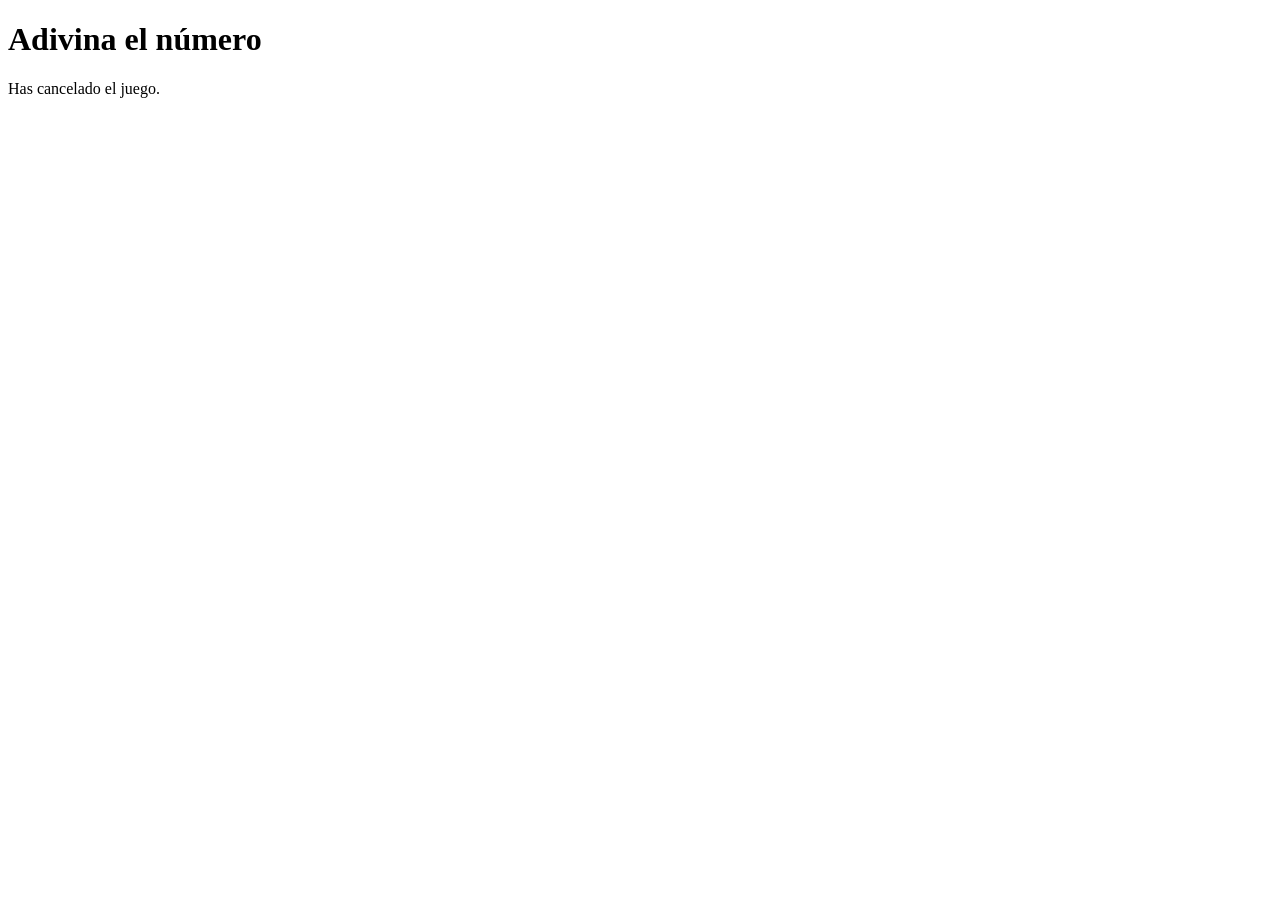
<file: AdivinarNumero/index.html>
<!doctype html>
<html lang="en">
  <head>
    <meta charset="UTF-8" />
    <title>Adivina el número</title>
    <!--El título que aparece en la pestaña del navegador-->
  </head>

  <body>
    <h1>Adivina el número</h1>
    <!--Un encabezado de. Se muestra como título visible en la página.-->
    <p id="resultado"></p>
    <!--Un párrafo vacío con el identificador id="resultado".
     Está vacío a propósito: es el "hueco" donde JavaScript escribirá
     el mensaje final (si acertamos, cuántos intentos hacemos, o si cancelamos el juego),
     usando document.getElementById("resultado").innerHTML = ..-->

    <script src="./AdivinaNumero.js"></script>
    <!--Carga y ejecuta el archivo JavaScript llamado AdivinaNumero.js, 
    que debe estar en la misma carpeta que este HTML
    (por eso ./ delante, que significa "la carpeta actual").-->
  </body>
</html>
</file>
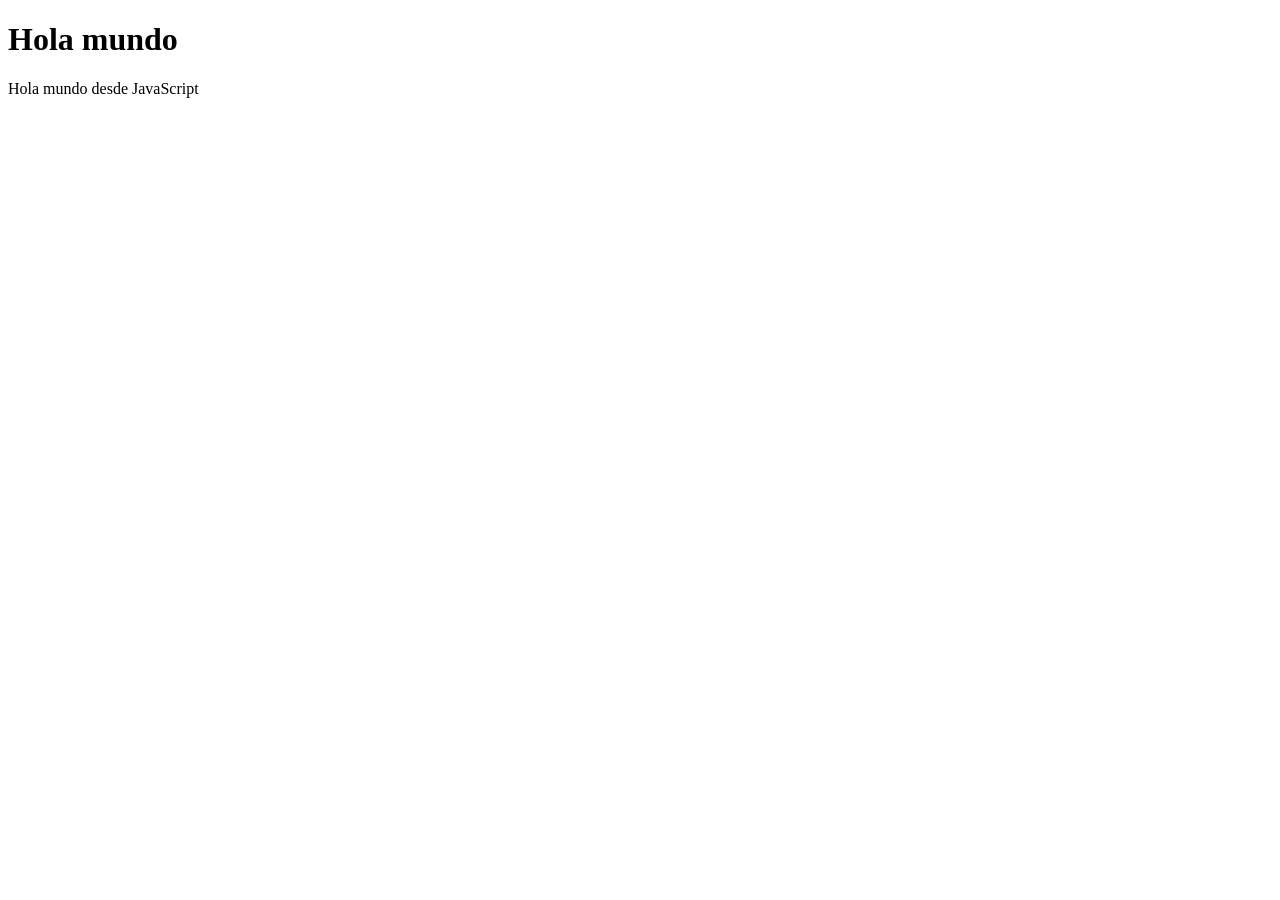
<file: Proyecto_1/index.html>
<!doctype html>
<html lang="en">
  <head>
    <meta charset="UTF-8" />
    <meta name="viewport" content="width=device-width, initial-scale=1.0" />
    <title>Hola mundo</title>
  </head>
  <body>
    <h1>Hola mundo</h1>
    <script>
      console.log("Hola mundo");
      document.write("Hola mundo desde JavaScript");
    </script>
  </body>
</html>
</file>
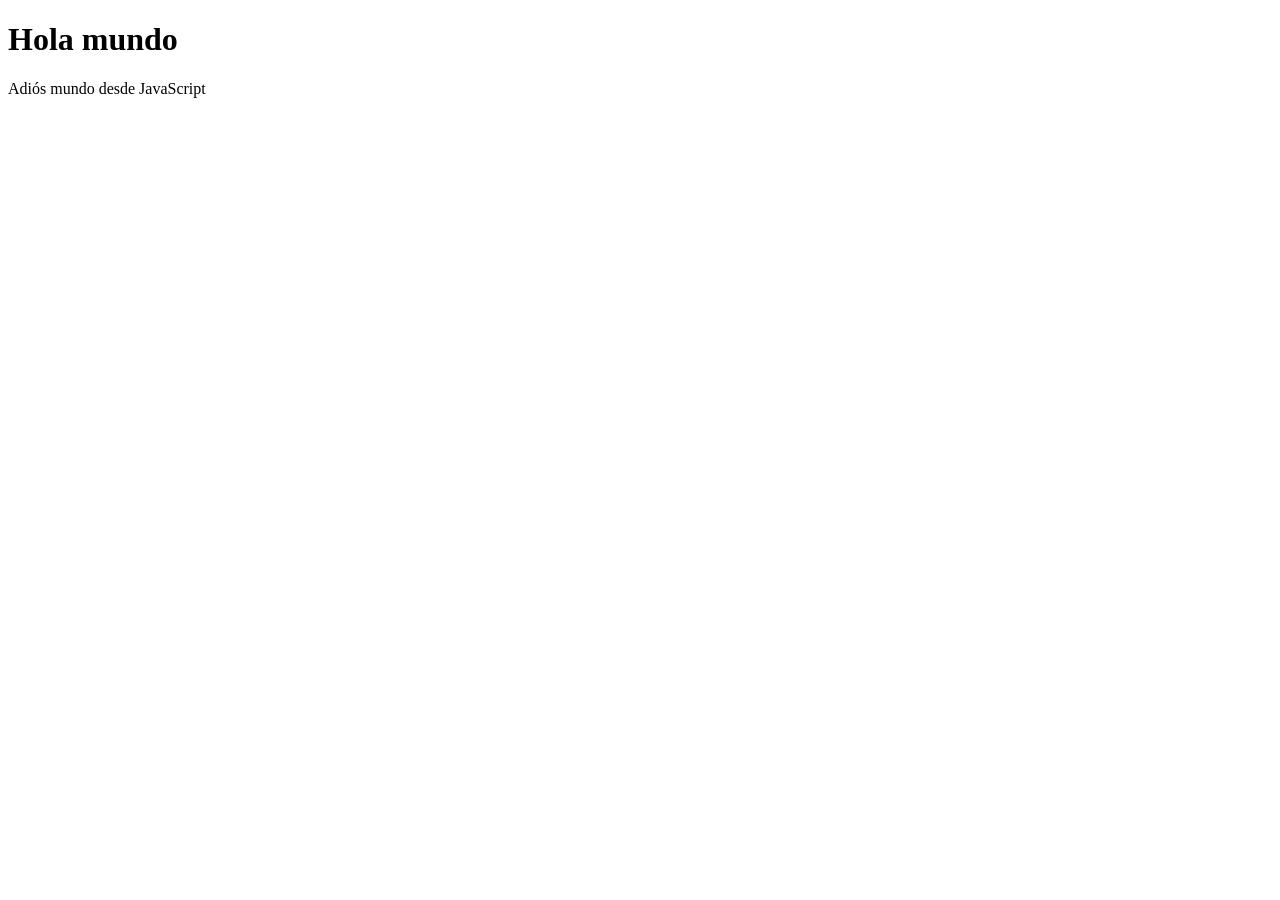
<file: Proyecto_2/index.html>
<!doctype html>
<html lang="en">
  <head>
    <meta charset="UTF-8" />
    <meta name="viewport" content="width=device-width, initial-scale=1.0" />
    <title>Hola mundo</title>
  </head>
  <body>
    <h1>Hola mundo</h1>
    <p id="salida"></p>
    <script src="script.js"></script>
  </body>
</html>
</file>
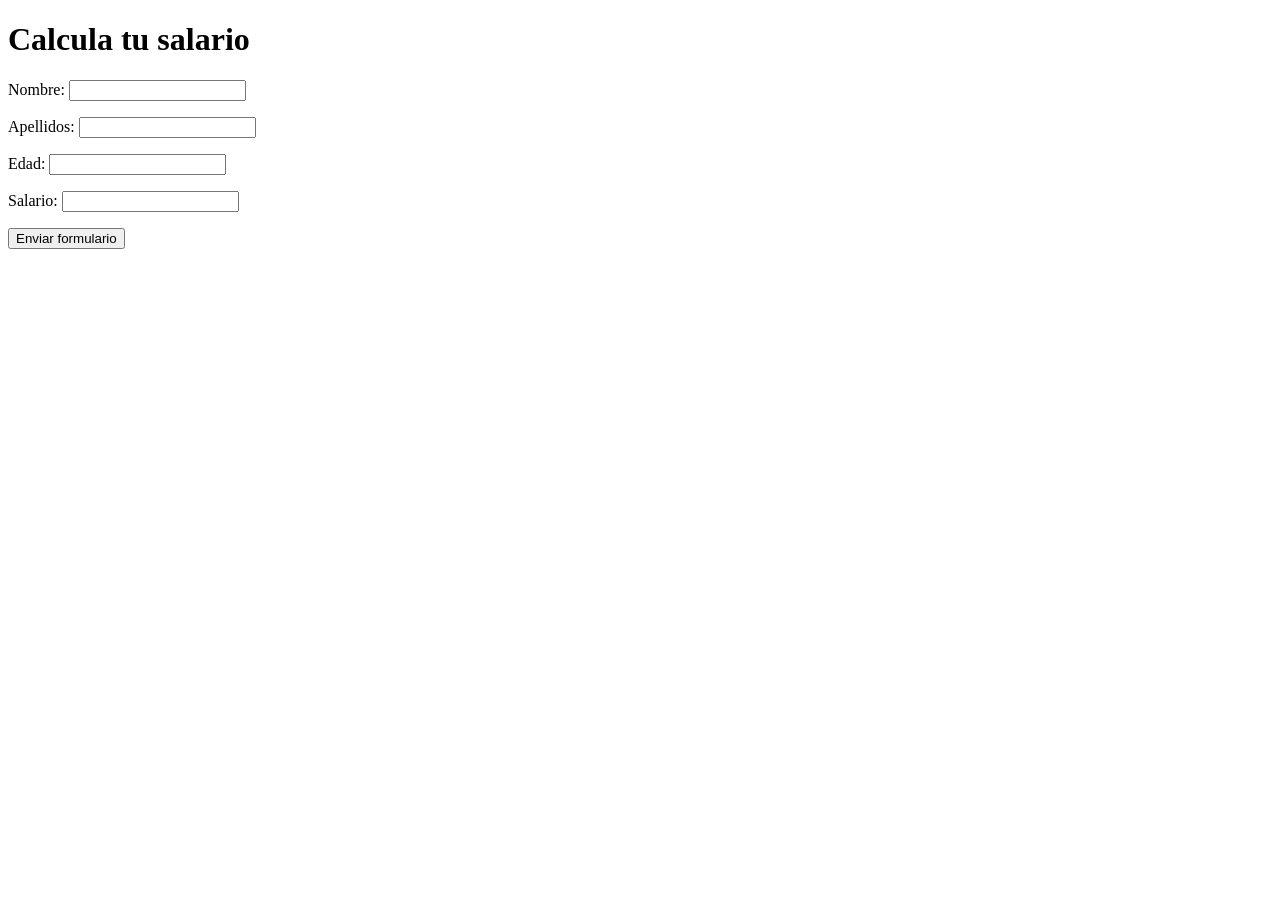
<file: Tarea_CalculoSalario/index.html>
<!doctype html>
<html lang="en">
  <head>
    <meta charset="UTF-8" />
    <title>Cálculo de salario</title>
  </head>

  <body>
    <h1>Calcula tu salario</h1>

    <form id="formulario">
      <p>Nombre: <input type="text" id="nombre" /></p>
      <p>Apellidos: <input type="text" id="apellidos" /></p>
      <p>Edad: <input type="number" id="edad" /></p>
      <p>Salario: <input type="number" id="salario" /></p>
    </form>

    <button id="boton">Enviar formulario</button> <!-- Tiene que coincidir con el boton del .js-->
  
  <!--
    <div id="resultado"></div> --> 
    <!-- Se conecta con la línea 36 del .js
    El div es un contenedor vacío en tu HTML. Es como dejar un espacio 
    reservado en la pared para colgar un cuadro más tarde.-->


    <p id="resNombre"></p>
    <p id="resApellidos"></p>
    <p id="resEdad"></p>          <!-- Se conecta con la línea 47 del .js-->
    <p id="resSalario"></p>
    <p id="resNuevoSalario"></p>


    <script src="./Tarea_CalculoSalario.js"></script>
  </body>
</html>
</file>
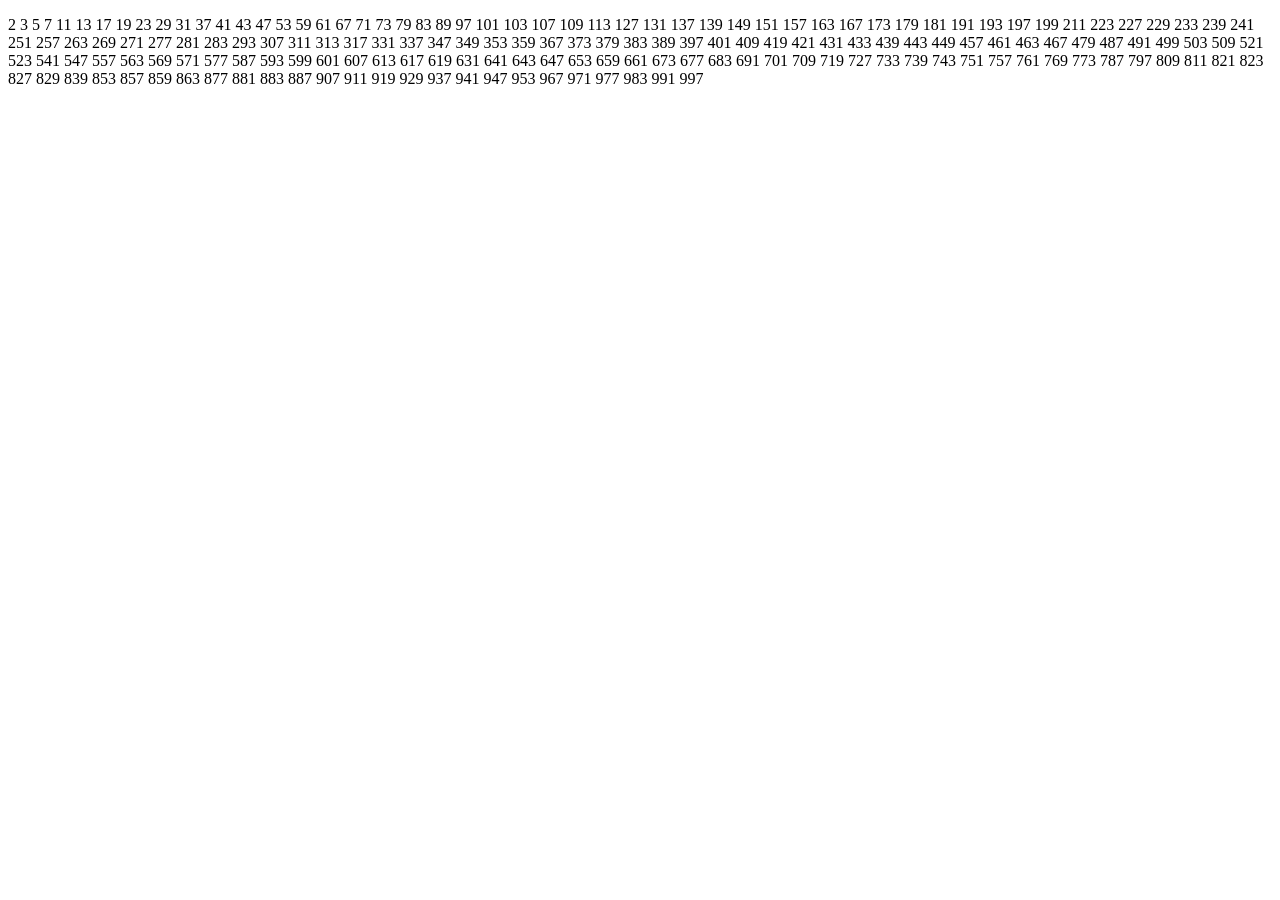
<file: Tarea_FuncionNumPrimo/index.html>
<!doctype html>
<html lang="en">
  <head>
    <meta charset="UTF-8" />
    <meta name="viewport" content="width=device-width, initial-scale=1.0" />
    <title>Números primos</title>
  </head>
  <body>
    <p id="primos"></p> <!--Lo más importante! conecta con el .js-->

    <script src="TareaNumPrimo.js"></script>
  </body>
</html>
</file>
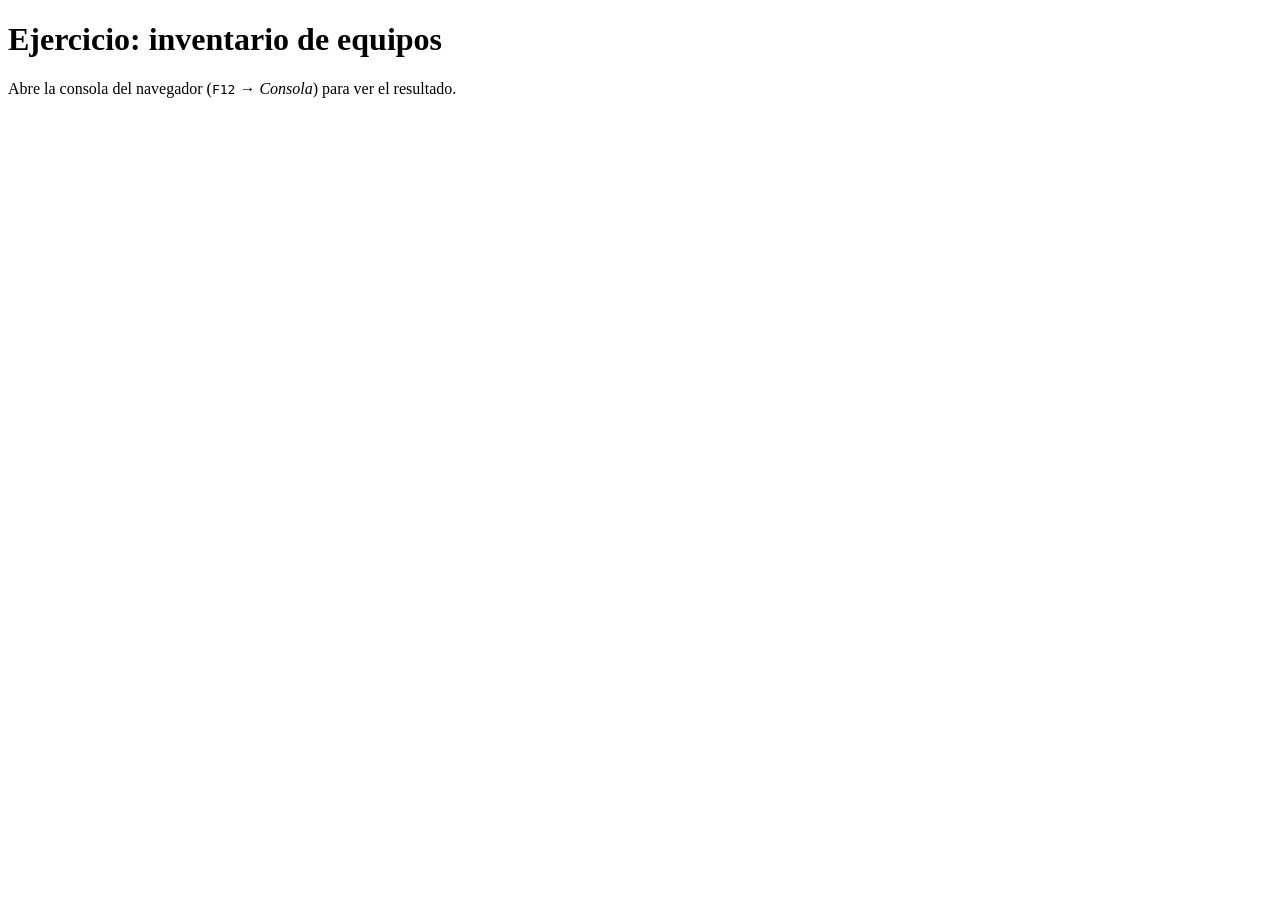
<file: Tarea_Herencia_II/index.html>
<!doctype html>
<html lang="es">
  <head>
    <meta charset="UTF-8" />
    <title>Ejercicio — Inventario de equipos</title>
  </head>
  <body>
    <h1>Ejercicio: inventario de equipos</h1>
    <p>
      Abre la consola del navegador (<kbd>F12</kbd> → <em>Consola</em>) para ver
      el resultado.
    </p>
    <script type="module" src="main.js"></script>
    <!--quito ordenadores.js y dejo main con type="module" -->
  </body>
</html>
</file>
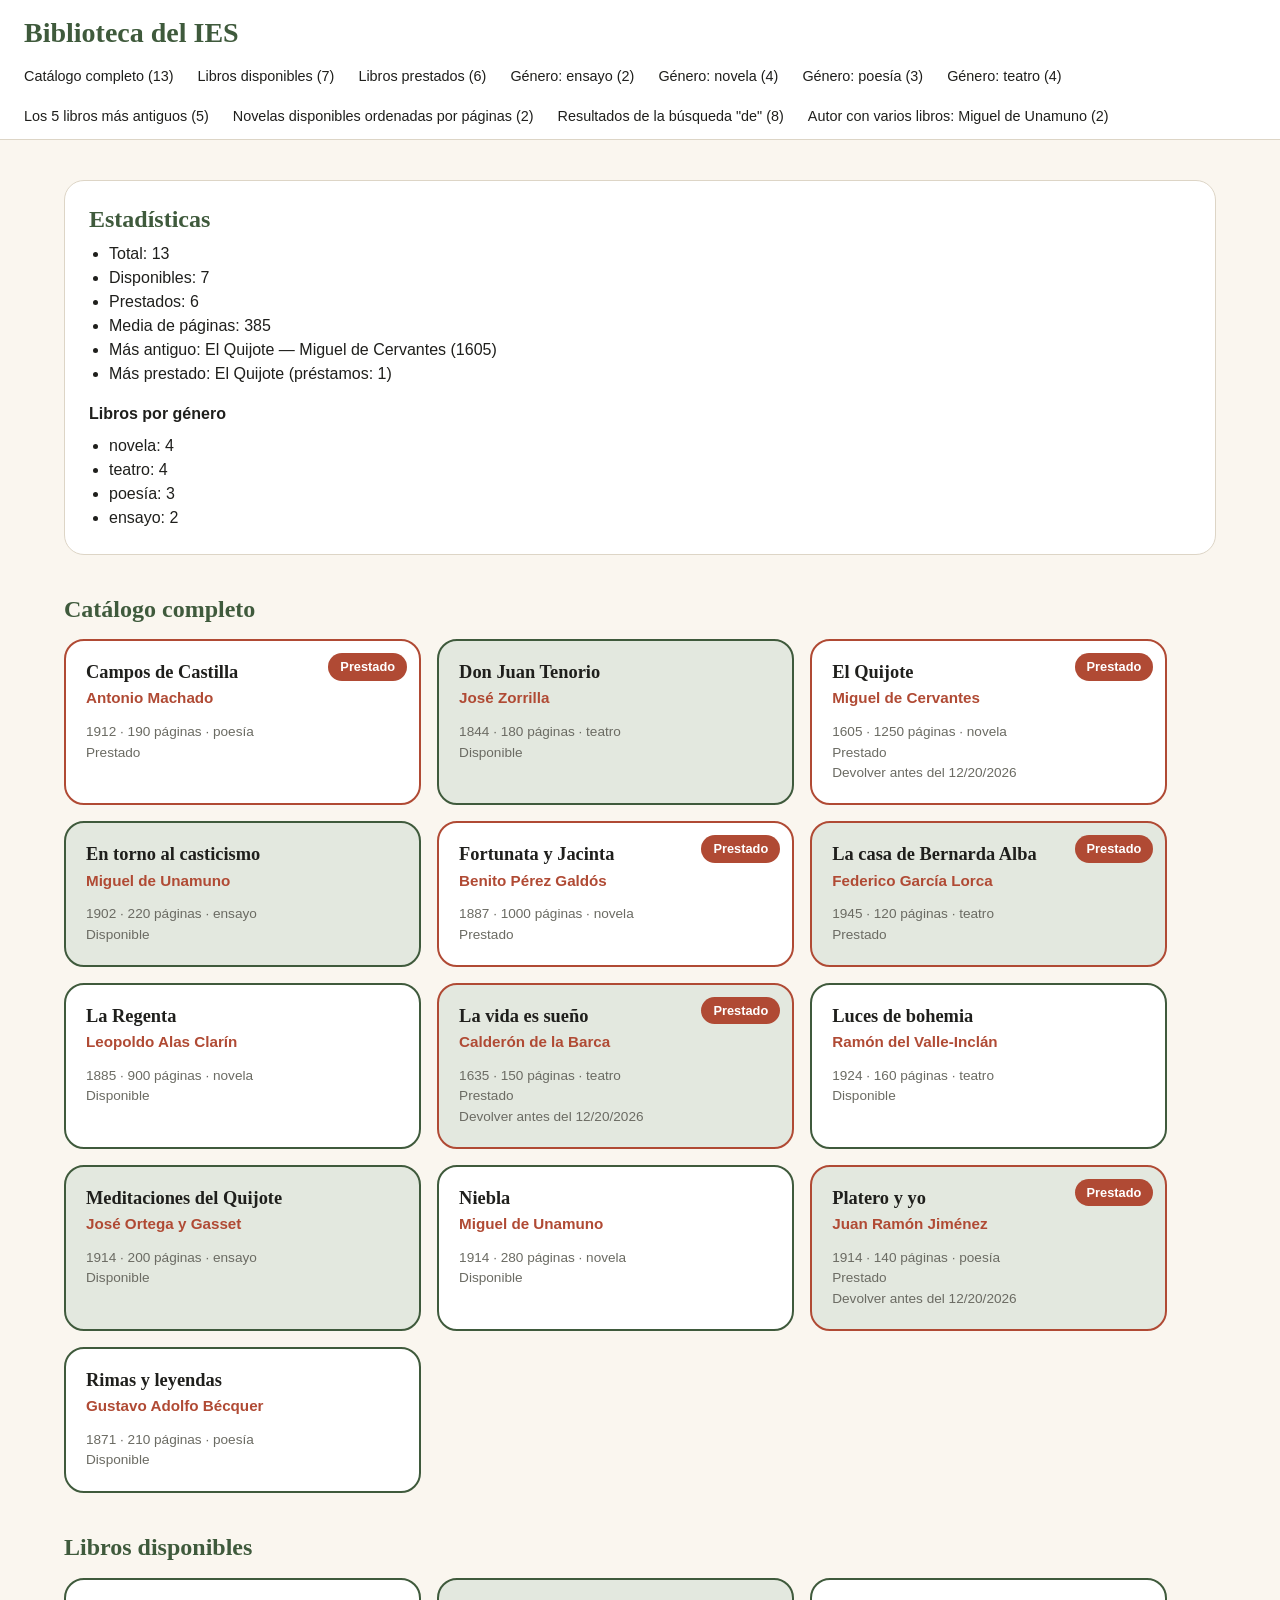
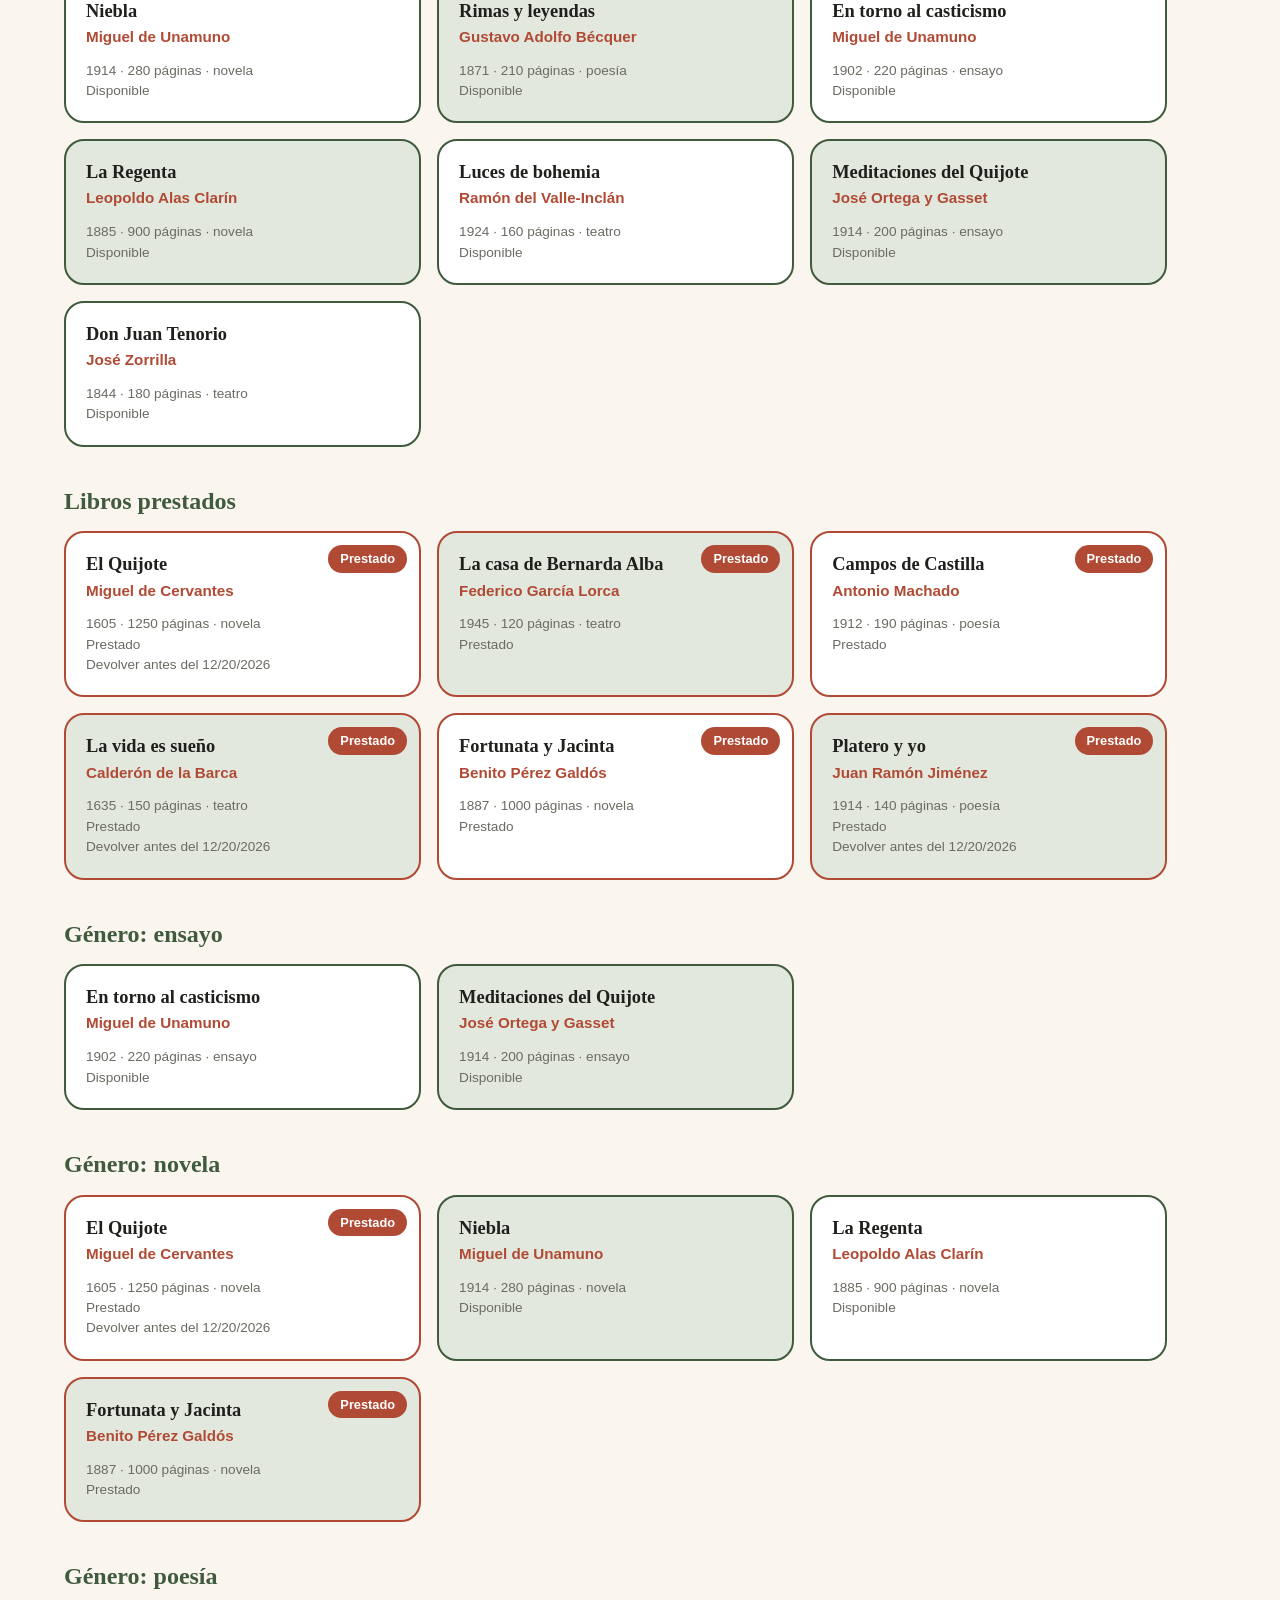
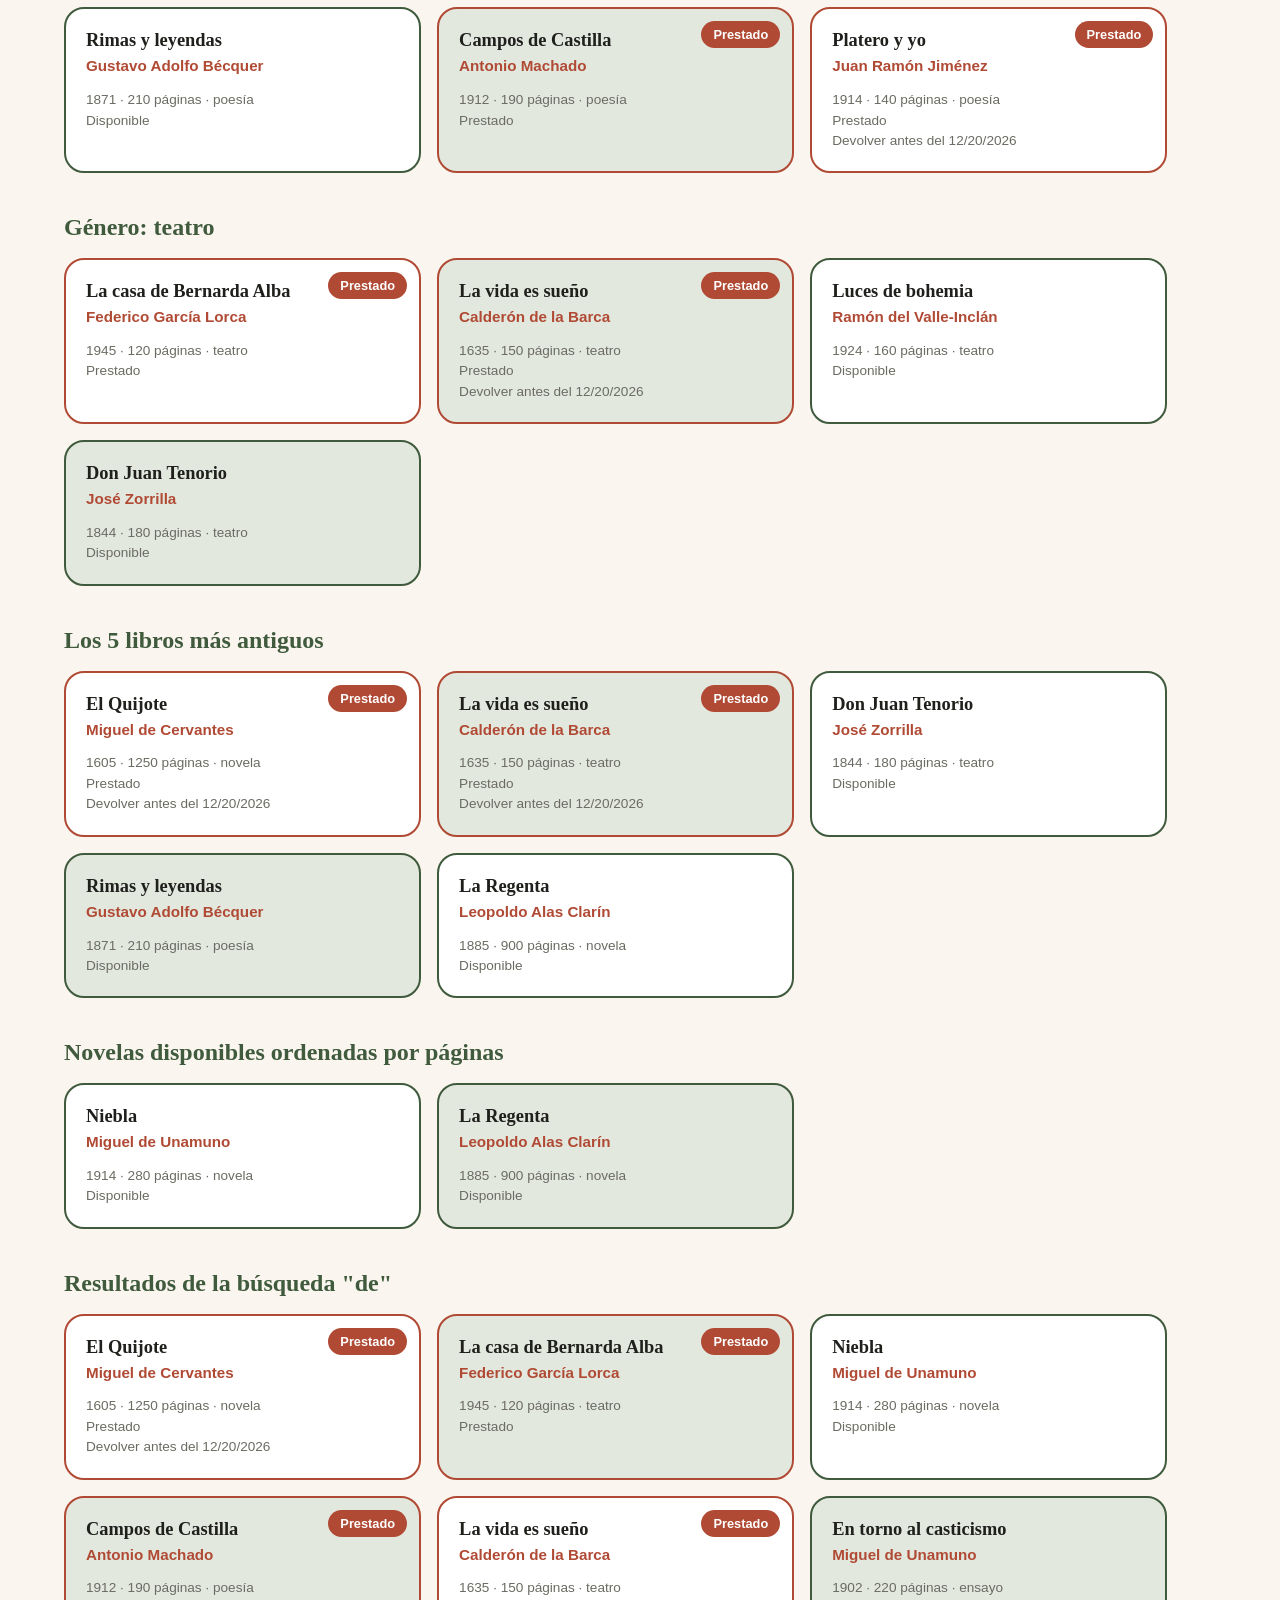
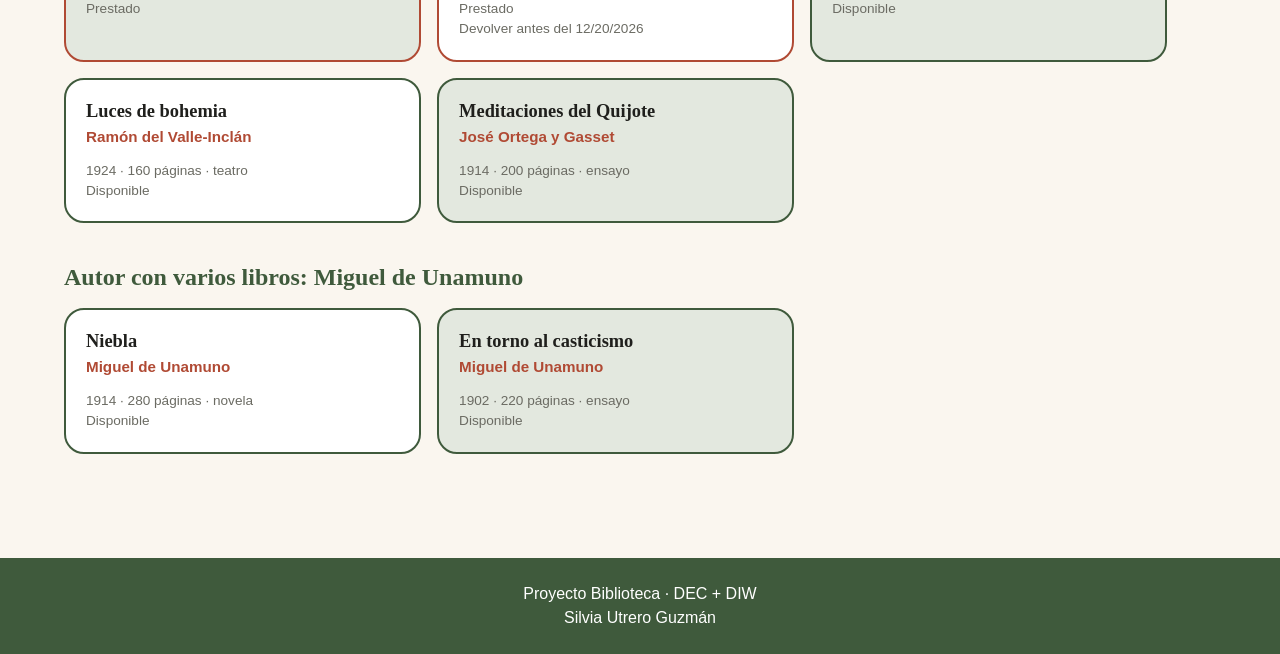
<file: Proyecto_Evaluacion/biblioteca/index.html>
<!DOCTYPE html>
<html lang="es">
  <head>
    <meta charset="UTF-8">
    <meta name="viewport" content="width=device-width, initial-scale=1.0">
    <title>Biblioteca del IES</title>
    <link rel="stylesheet" href="css/estilos.css">
    <script type="module" src="js/app.js"></script>
  </head>
  <body>
    <header>
      <h1>Biblioteca del IES</h1>
      <nav class="indice"></nav>
    </header>
    <main>
      <div class="estadisticas"></div> <!--quito el section y pongo div para que no me dé Warning en la página validator.w3.org/#validate_by_input-->
      <div class="secciones"></div>
    </main>
    <footer>
      <p>Proyecto Biblioteca · DEC + DIW</p>
      <p>Silvia Utrero Guzmán</p>
    </footer>
  </body>
</html>
</file>
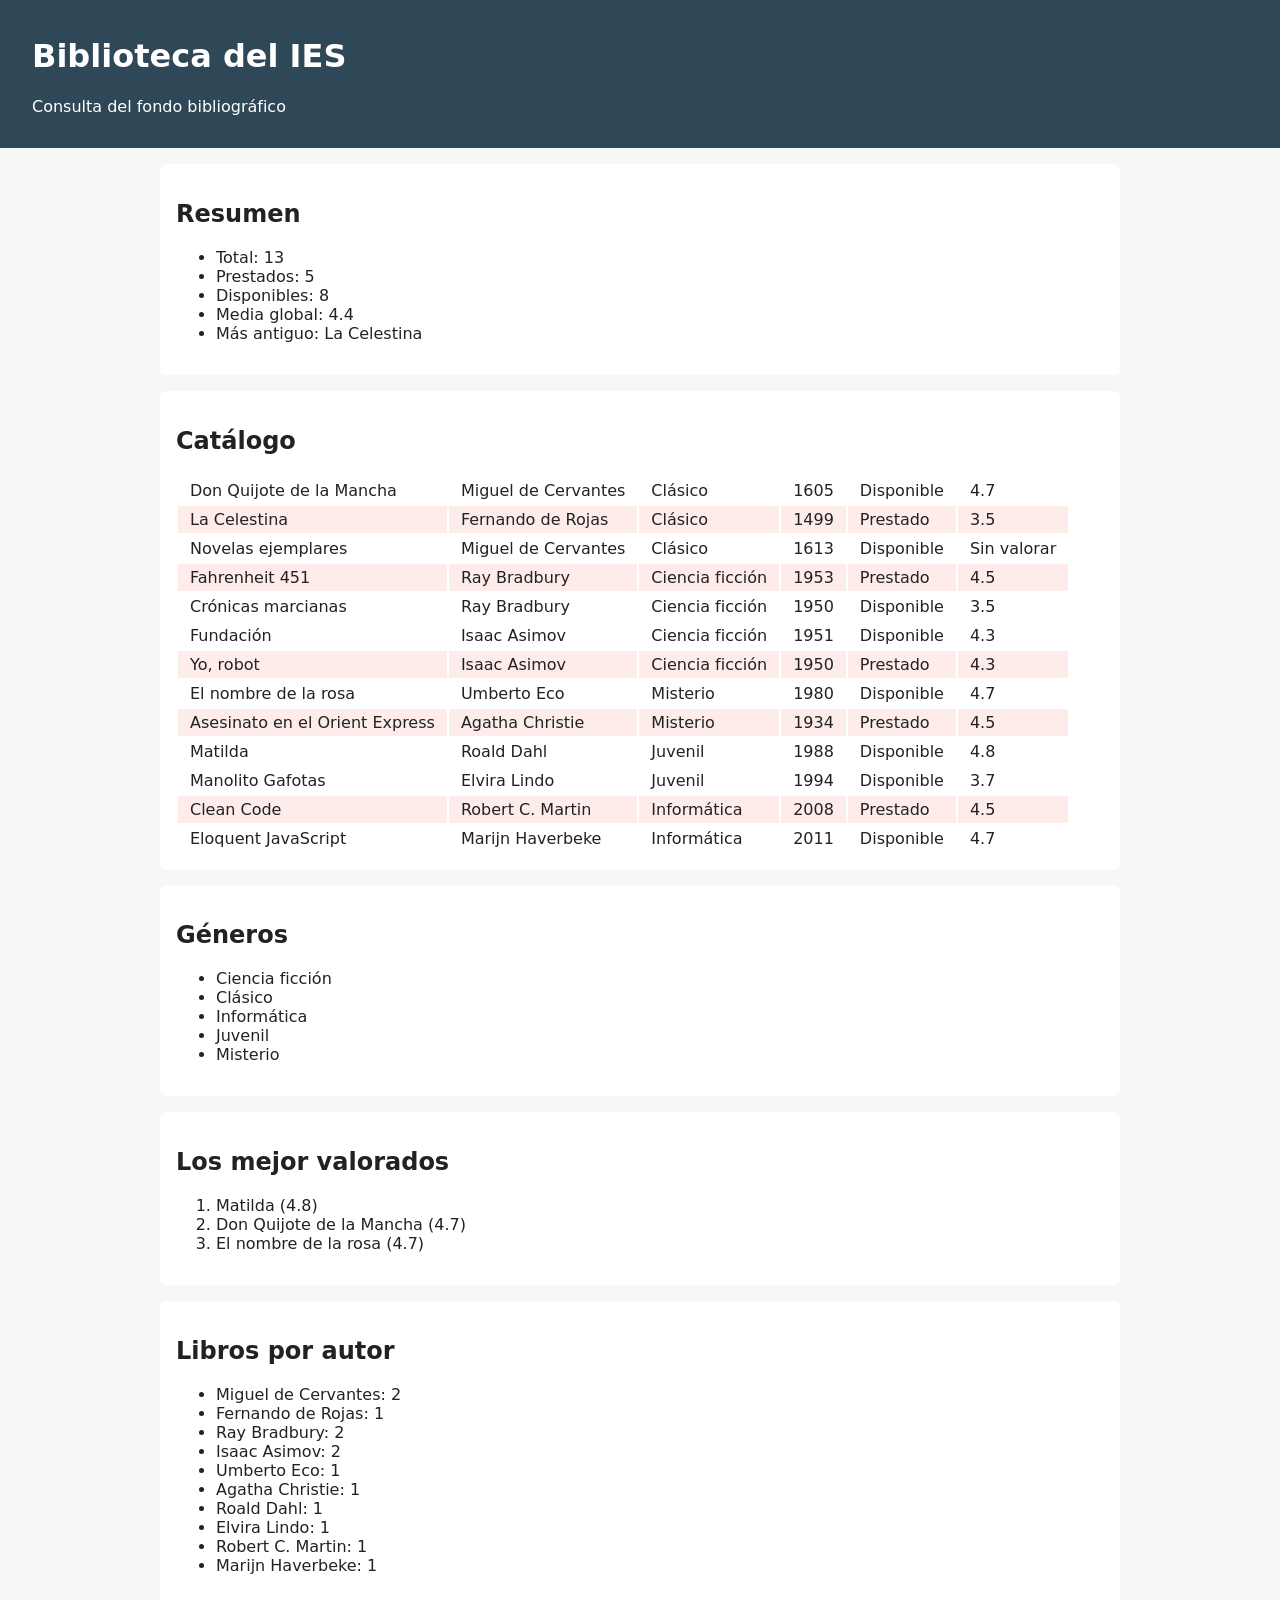
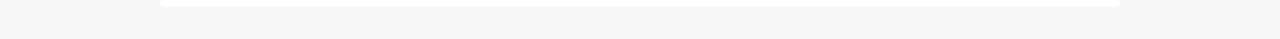
<file: Utrero_Silvia_Biblioteca/biblioteca-ies/index.html>
<!doctype html>
<html lang="es">
  <head>
    <meta charset="UTF-8" />
    <meta name="viewport" content="width=device-width, initial-scale=1.0" />
    <title>Biblioteca del IES</title>
    <link rel="stylesheet" href="css/estilos.css" />
    <!-- El orden importa: app.js usa la constante LIBROS definida en datos.js -->
    <script src="js/datos.js" defer></script>
    <script src="js/app.js" defer></script>
    <script src="js/pruebas.js" defer></script>
  </head>
  <body>
    <header>
      <h1>Biblioteca del IES</h1>
      <p>Consulta del fondo bibliográfico</p>
    </header>

    <main>
      <section>
        <h2>Resumen</h2>
        <div id="resumen"></div>
      </section>

      <section>
        <h2>Catálogo</h2>
        <div id="catalogo"></div>
      </section>

      <section>
        <h2>Géneros</h2>
        <div id="generos"></div>
      </section>

      <section>
        <h2>Los mejor valorados</h2>
        <div id="ranking"></div>
      </section>

      <section>
        <h2>Libros por autor</h2>
        <div id="autores"></div>
      </section>
    </main>
  </body>
</html>
</file>
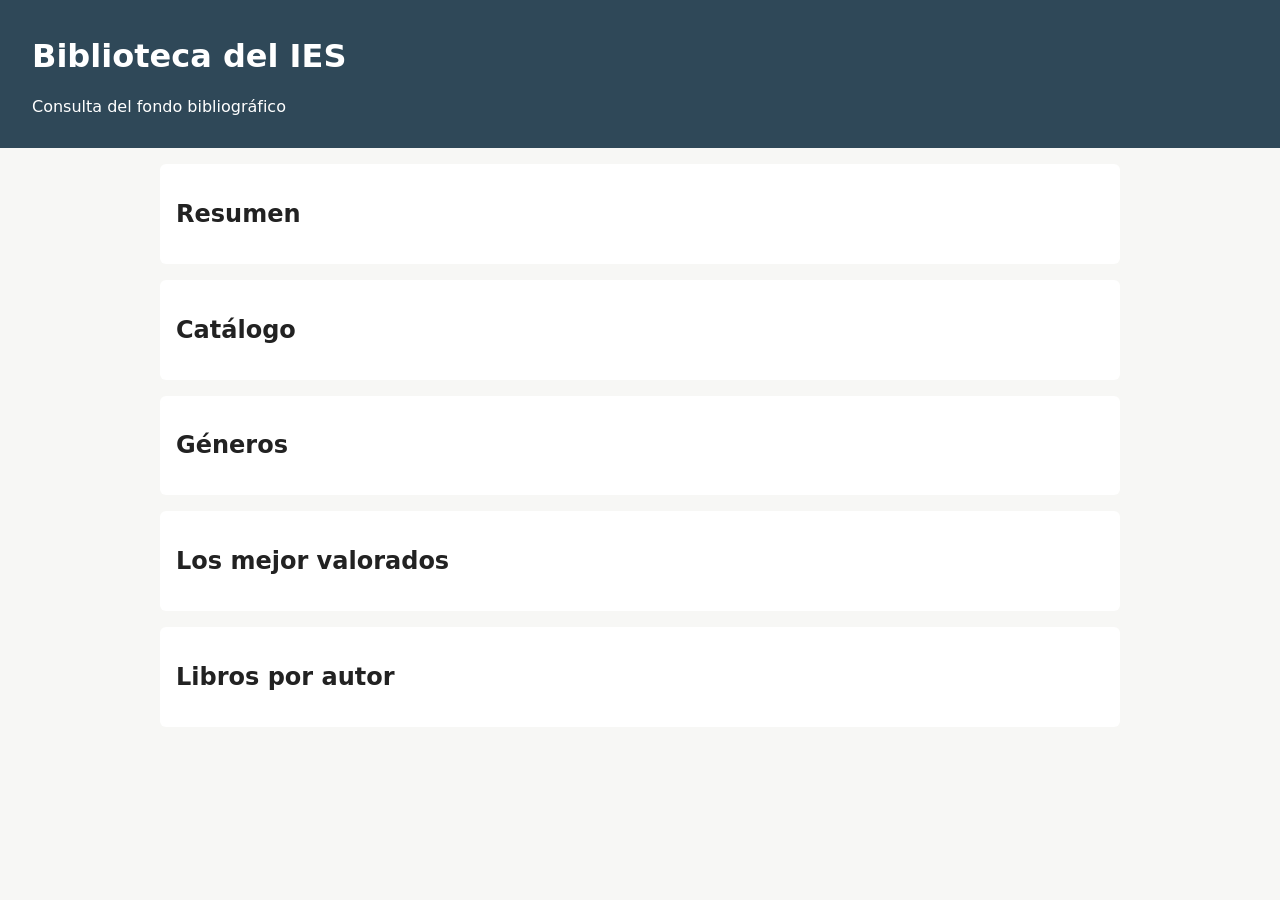
<file: Biblioteca/biblioteca-ies-alumnado/biblioteca-ies/index.html>
<!DOCTYPE html>
<html lang="es">
<head>
  <meta charset="UTF-8">
  <meta name="viewport" content="width=device-width, initial-scale=1.0">
  <title>Biblioteca del IES</title>
  <link rel="stylesheet" href="css/estilos.css">
  <!-- El orden importa: app.js usa la constante LIBROS definida en datos.js -->
  <script src="js/datos.js" defer></script>
  <script src="js/app.js" defer></script>
</head>
<body>
  <header>
    <h1>Biblioteca del IES</h1>
    <p>Consulta del fondo bibliográfico</p>
  </header>

  <main>
    <section>
      <h2>Resumen</h2>
      <div id="resumen"></div>
    </section>

    <section>
      <h2>Catálogo</h2>
      <div id="catalogo"></div>
    </section>

    <section>
      <h2>Géneros</h2>
      <div id="generos"></div>
    </section>

    <section>
      <h2>Los mejor valorados</h2>
      <div id="ranking"></div>
    </section>

    <section>
      <h2>Libros por autor</h2>
      <div id="autores"></div>
    </section>
  </main>
</body>
</html>
</file>
<file: Proyecto_Evaluacion/biblioteca/css/estilos.css>
/*Adaptado el ejercicio de posicionamiento para este css del proyecto*/
:root {
  --color-primario: #3f5a3c;
  --color-primario-claro: #e3e8df;
  --color-acento: #b04a34;
  --color-acento-hover: #96402d;
  --color-fondo: #faf6ef;
  --color-blanco: #ffffff;
  --color-arena: #e7dfd1; /*declaro las variables --color y las llamo con var(--color..)*/
  --color-borde: #ddd5c6;
  --color-texto: #1f1f1c;
  --color-texto-suave: #6b6b63;
  --fuente-titulos: Georgia, "Times New Roman", serif; /* fuentes del sistema */
  --fuente-texto: Arial, Helvetica, sans-serif;
}

* {
  box-sizing: border-box; /* el padding y el borde cuentan dentro del ancho */
}

p {
  margin: 0;
}

body {
  margin: 0;
  background-color: var(--color-fondo);
  color: var(--color-texto);
  font-family: var(--fuente-texto);
  line-height: 1.5;
}

h1 {
  margin: 0 0 0.5rem;
  color: var(--color-primario);
  font-family: var(--fuente-titulos);
  font-size: 1.75rem;
  line-height: 1.2;
}

h2 {
  margin: 0 0 1rem;
  color: var(--color-primario);
  font-family: var(--fuente-titulos);
  font-size: 1.5rem;
  line-height: 1.2;
}

/* Cabecera con el índice, se queda fija arriba al hacer scroll */
header {
  position: sticky;
  top: 0;
  padding: 1rem 1.5rem 0;
  background-color: var(--color-blanco);
  border-bottom: 1px solid var(--color-borde);
}

/* Índice: enlaces en fila, saltan de línea si no caben */
.indice {
  display: flex;
  flex-wrap: wrap;
  gap: 0 1.5rem; /* 0 de separación vertical y 1.5 entre enlaces */
}

.indice a {
  display: block;
  padding: 0.5rem 0;
  border-bottom: 3px solid transparent; /*transparente para que no se mueva al pasar el ratón*/
  color: var(--color-texto);
  font-size: 0.9rem;
  text-decoration: none; /*quito lo que subraya*/
}

/*hover -> cuando pasas el ratón por encima; focus -> cuando se llega con el teclado*/
.indice a:hover,
.indice a:focus {
  border-color: var(--color-acento);
  color: var(--color-acento);
}

main {
  max-width: 75rem;
  margin: 0 auto;
  padding: 2.5rem 1.5rem 4rem; /*arriba 2.5, lados 1.5, abajo 4*/
}

/* Panel de estadísticas */
.estadisticas {
  margin-bottom: 2.5rem;
  padding: 1.5rem;
  border: 1px solid var(--color-borde);
  border-radius: 1.25rem;
  background-color: var(--color-blanco);
}

.estadisticas h2 {
  margin-bottom: 0.5rem;
}

.estadisticas h3 {
  margin: 1rem 0 0;
  font-size: 1rem;
}

.estadisticas ul {
  margin: 0.5rem 0 0;
  padding-left: 1.25rem;
}

/* Secciones */
.secciones section {
  margin-bottom: 2.5rem;
  scroll-margin-top: 6rem; /* deja hueco para la cabecera fija al ir a un enlace */
}

/* Tarjetas: se reparten en fila y saltan de línea con flex-wrap */
.tarjetas {
  display: flex;
  flex-wrap: wrap;
  gap: 1rem;
}

.tarjeta {
  position: relative; /* para colocar la etiqueta dentro de la tarjeta */
  width: 31%;
  padding: 1.25rem;
  border: 2px solid var(--color-borde);
  border-radius: 1.25rem;
  background-color: var(--color-blanco);
}

/*ampliar una funcionalidad: las tarjetas pares cambian de fondo*/
.tarjeta:nth-child(even) {
  background-color: var(--color-primario-claro);
}

.tarjeta:hover {
  border-color: var(--color-texto-suave);
}

/* El color del borde cambia según el estado (la clase la pone JS) */
.tarjeta.disponible {
  border-color: var(--color-primario);
}

.tarjeta.prestado {
  border-color: var(--color-acento);
}

/* Etiqueta "Prestado" en la esquina de la tarjeta */
.etiqueta {
  position: absolute;
  top: 0.75rem;
  right: 0.75rem;
  padding: 0.25rem 0.75rem;
  border-radius: 62rem;
  background-color: var(--color-acento);
  color: var(--color-blanco);
  font-size: 0.8rem;
  font-weight: bold;
}

.tarjeta h3 {
  margin: 0 0 0.25rem;
  font-family: var(--fuente-titulos);
  font-size: 1.15rem;
  line-height: 1.2;
}

.autor {
  margin-bottom: 0.75rem;
  color: var(--color-acento);
  font-size: 0.95rem;
  font-weight: bold;
}

.datos {
  color: var(--color-texto-suave);
  font-size: 0.85rem;
}

footer {
  padding: 1.5rem;
  background-color: var(--color-primario);
  color: var(--color-blanco);
  text-align: center;
}
</file>
<file: Utrero_Silvia_Biblioteca/biblioteca-ies/css/estilos.css>
/* Estilos mínimos de partida. Puedes ampliarlos (requisito R8). */
body {
  font-family: system-ui, sans-serif;
  margin: 0;
  color: #222;
  background: #f7f7f5;
}

header {
  background: #2f4858;
  color: #fff;
  padding: 1rem 2rem;
}

main {
  max-width: 960px;
  margin: 0 auto;
  padding: 1rem;
}

section {
  background: #fff;
  border-radius: 6px;
  padding: 1rem;
  margin-bottom: 1rem;
}

tr.prestado { /*para resaltar los que están prestados*/
  background: #fdecea;
}

td {
  padding: 4px 12px; /*para que salga la tabla centrada y no esté todo pegado*/
}
</file>
<file: Biblioteca/biblioteca-ies-alumnado/biblioteca-ies/css/estilos.css>
/* Estilos mínimos de partida. Puedes ampliarlos (requisito R8). */
body {
  font-family: system-ui, sans-serif;
  margin: 0;
  color: #222;
  background: #f7f7f5;
}

header {
  background: #2f4858;
  color: #fff;
  padding: 1rem 2rem;
}

main {
  max-width: 960px;
  margin: 0 auto;
  padding: 1rem;
}

section {
  background: #fff;
  border-radius: 6px;
  padding: 1rem;
  margin-bottom: 1rem;
}
</file>
